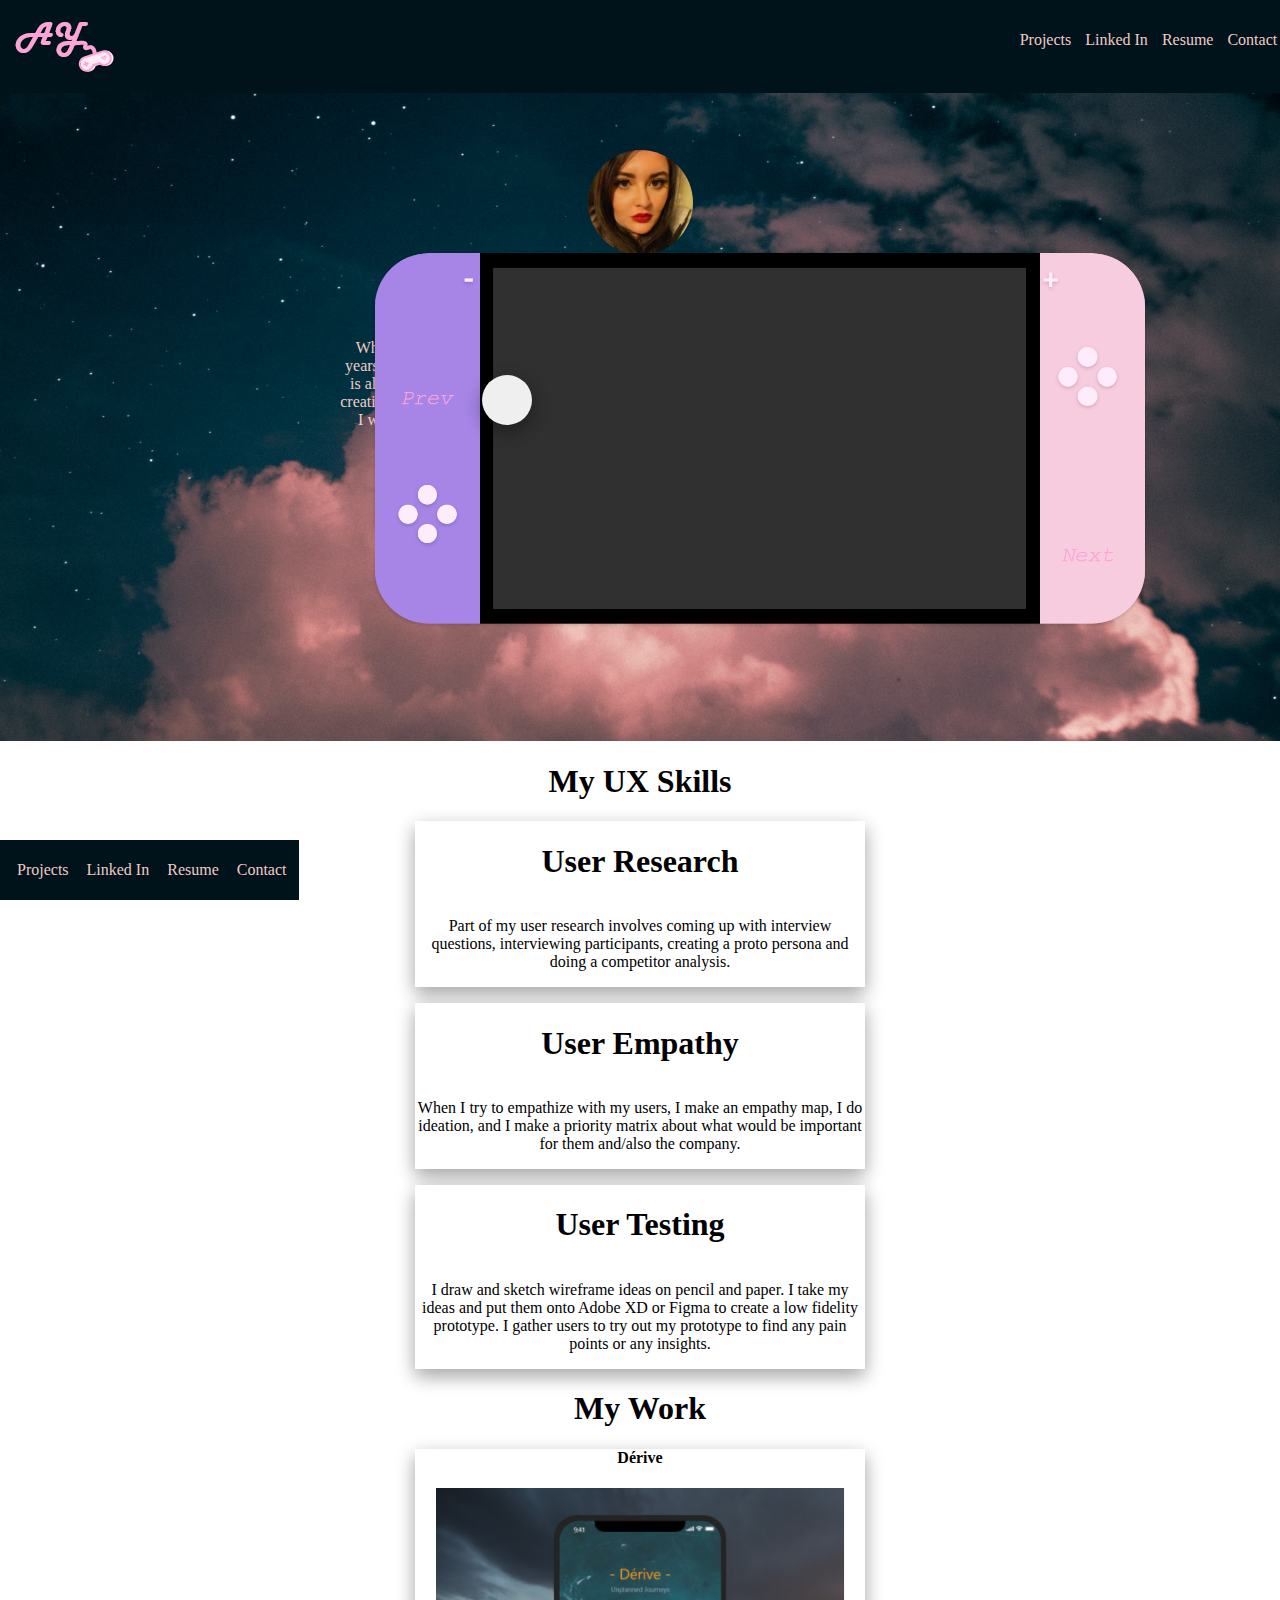
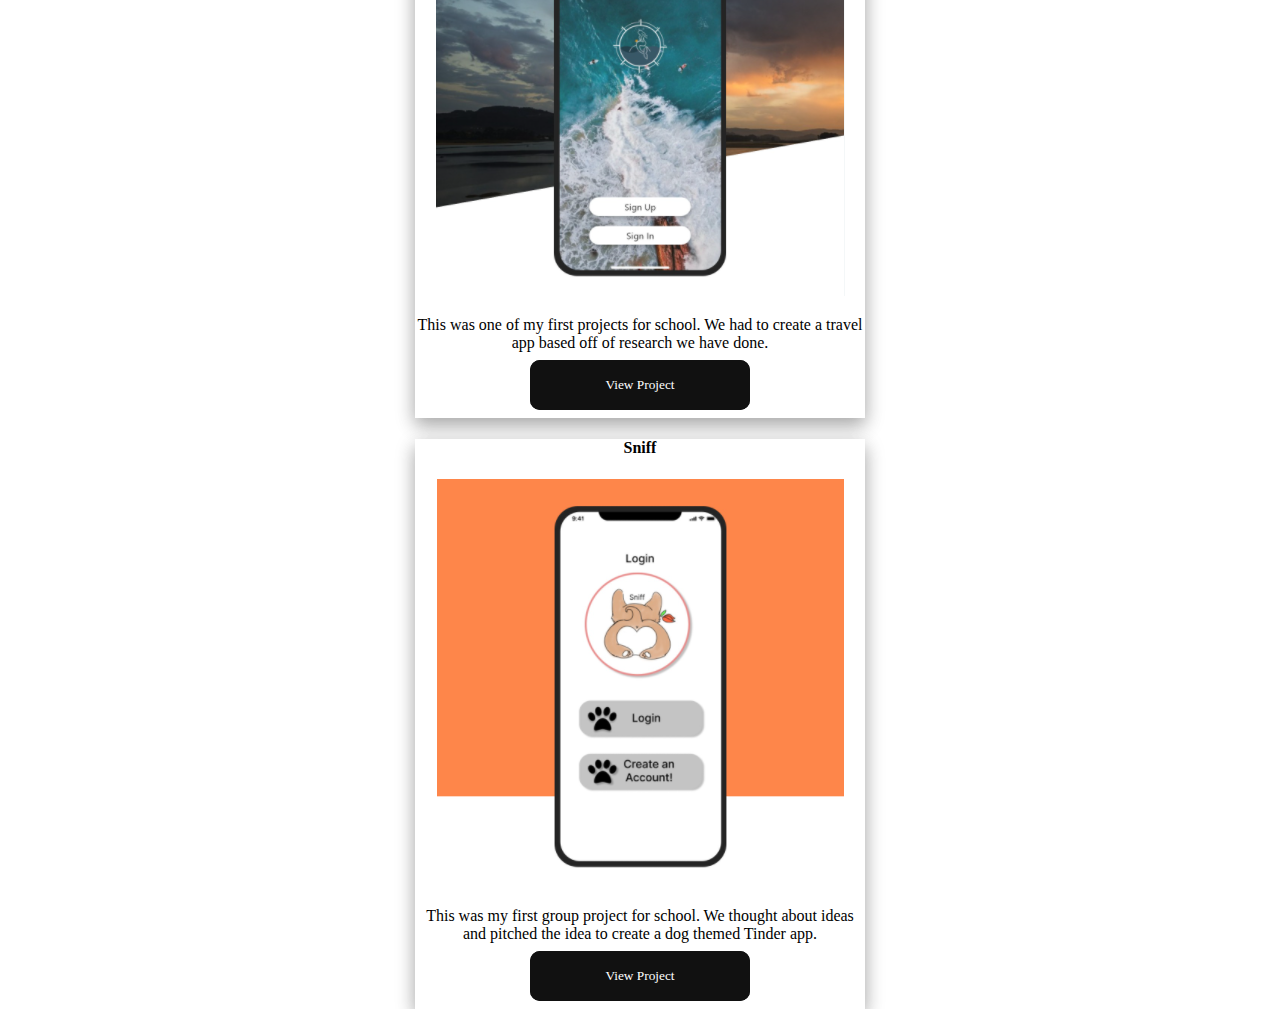
<file: index.html>
<!DOCTYPE html>
<html>
  <script src="index.js"></script>
  <head>
    <title>Homework 17 Solved</title>
    <link href="css/style.css" type="text/css" rel="stylesheet">
  </head>
  <body>
    <header>
      <img src="images/logoalexis.png" class=topheader>
      <ul>
        <li>Projects</li>
        <li>Linked In</li>
        <li>Resume</li>
        <li>Contact</li>
      </ul>
    </header>
    <section class="heroImg" src="images/pinkclouds.jpg">
      <div class="content">
        <img class="Alexis" src="images/Image_1.png">
        <h1>Alexis Youngbar</h1>
        <p>When I was little I always wanted to be an artist, I started 
          drawing and painting around 6 years old! Little did I know I 
          would eventually end up in Ux Ui design. While yes it is art, 
          it is also a lot of research which I find interesting. I love 
          being able to take my research from creating interview plans, 
          interviewing users, affinity diagrams, proto personas, ideation 
          I like, I wish, I want), and making priority matrixes, to come 
          up with ideas on how my designs would best suit my users. 
          </p>
          <h4>Where the magic happens...</h4>
          <p>Adobe XD, Figma, Miro, Pencil and Paper, Google Drive, Html, Css, JS</p>
        <button class="resume_button">Download Resume</button>
        
      </div>
      <div style="position:absolute;left:240px; top: 250px;"> <img class="switch" src="images/switch.png"></div>
      <button style="position:absolute;left:482px; top: 375px;" class="prev"></button>
      <button style="position:absolute;left:1402px; top: 600px;" class="next"></button>
    </section>
    <footer>
      <ul>
        <li>Projects</li>
        <li>Linked In</li>
        <li>Resume</li>
        <li>Contact</li>
      </ul>
    </footer>

     <!--  My UX Skills section coded using CSS flex -->
<section class="flexcontainer">
  <h1>My UX Skills</h1>
    <div class="flexcontainer1">
  <h1 class=>User Research</h1>
  <p class=>Part of my user research involves coming up with interview questions, interviewing participants, 
    creating a proto persona and doing a competitor analysis. </p>
  </div>
  </div>
  <div class="flexcontainer1">
    <h1>User Empathy</h1>
    <p>When I try to empathize with my users, I make an empathy map, I do ideation, and I make a priority 
      matrix about what would be important for them and/also the company.
    </p>
  </div>
  <div class="flexcontainer1">
    <h1>User Testing</h1>
    <p>I draw and sketch wireframe ideas on pencil and paper. I take my ideas and put them 
      onto Adobe XD or Figma to create a low fidelity prototype. I gather users to try out my prototype 
      to find any pain points or any insights.
    </p>
  </div>
  </section>
<section class="workgrid">
  <h1>My Work</h1>
  <div class="workgridproject">
    <h4>Dérive</h4>
    <img src="images/derive1.png" class="picture">
    <p>This was one of my first projects for school. We had to create a travel app based off of research we have done.</p>
    <button class="projectbutton"> View Project</button>
  </div>
  <div class="workgridproject">
    <h4>Sniff</h4>
    <img src="images/sniff1.png" class="picture">
    <p>This was my first group project for school. We thought about ideas and pitched the idea to create a dog themed Tinder app.
    </p>
    <button class="projectbutton"> View Project</button>
  </div>

</section>




  </body>
</html>
</file>
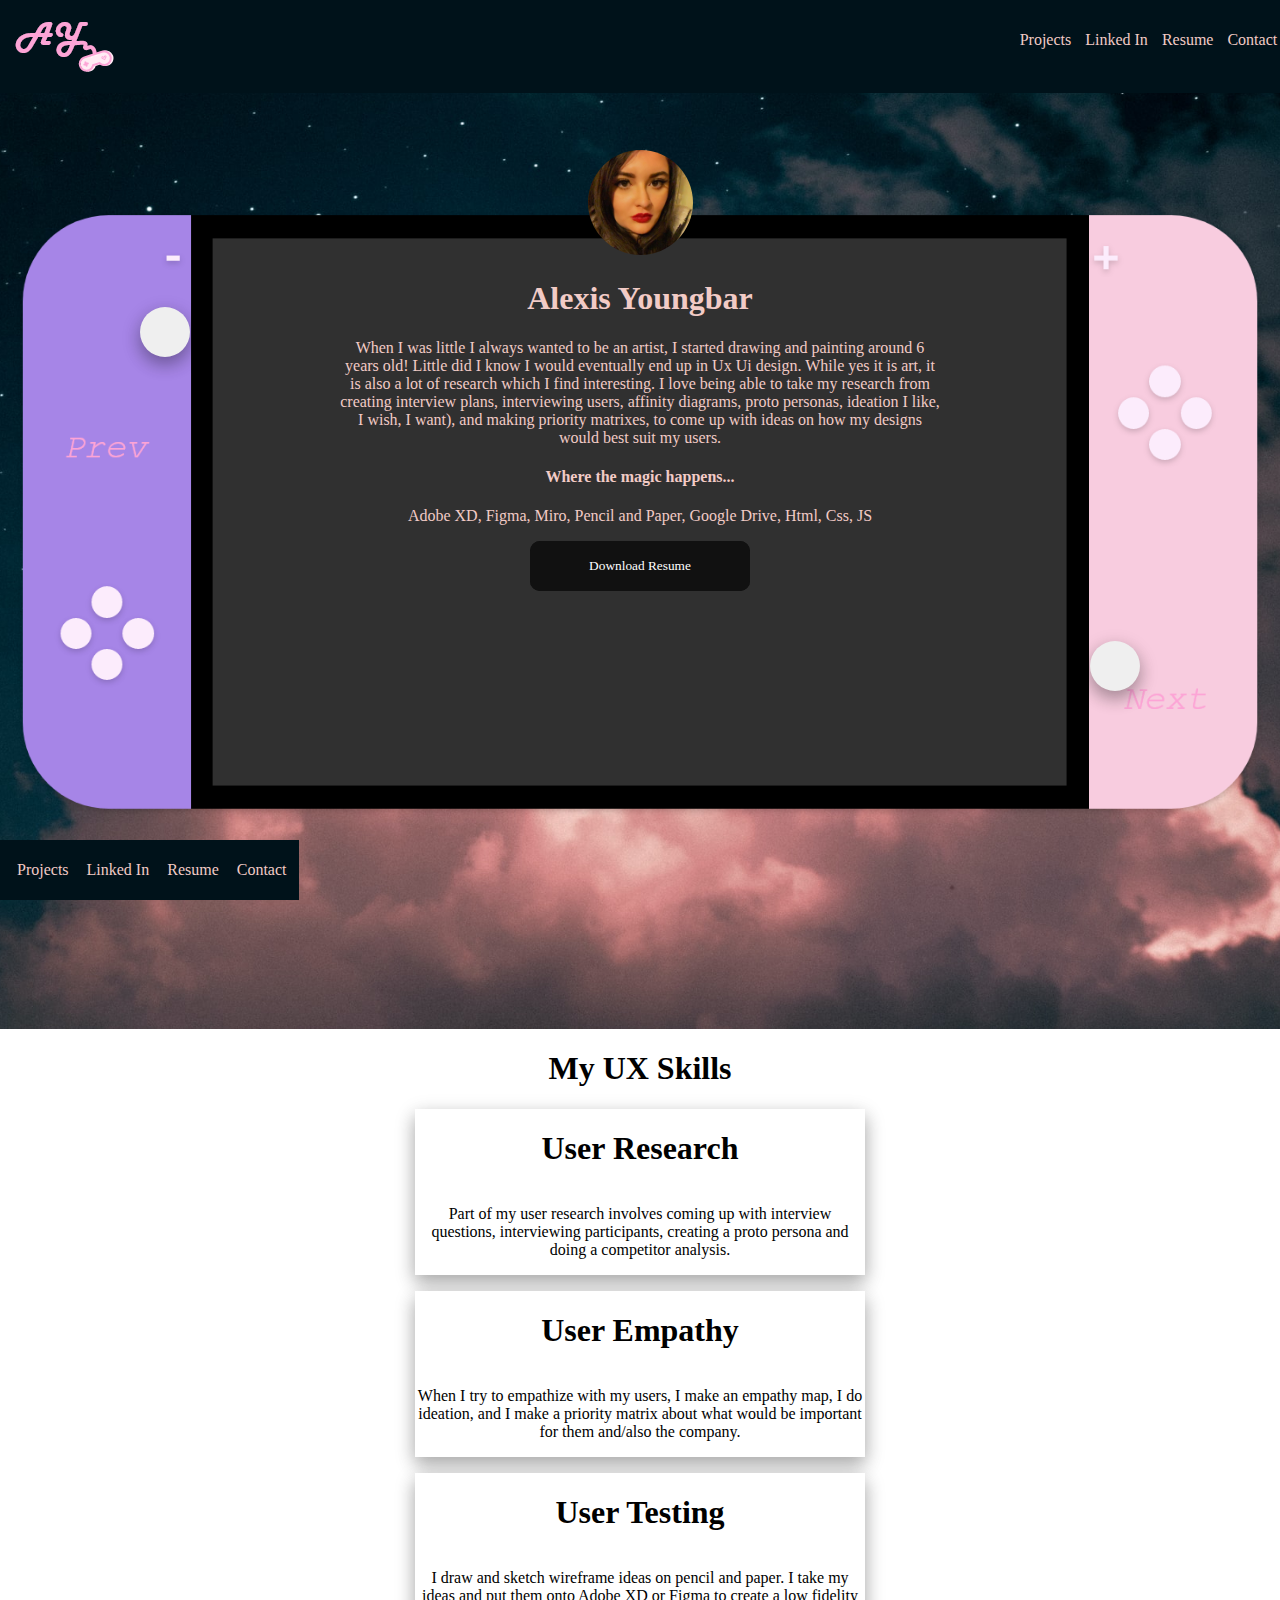
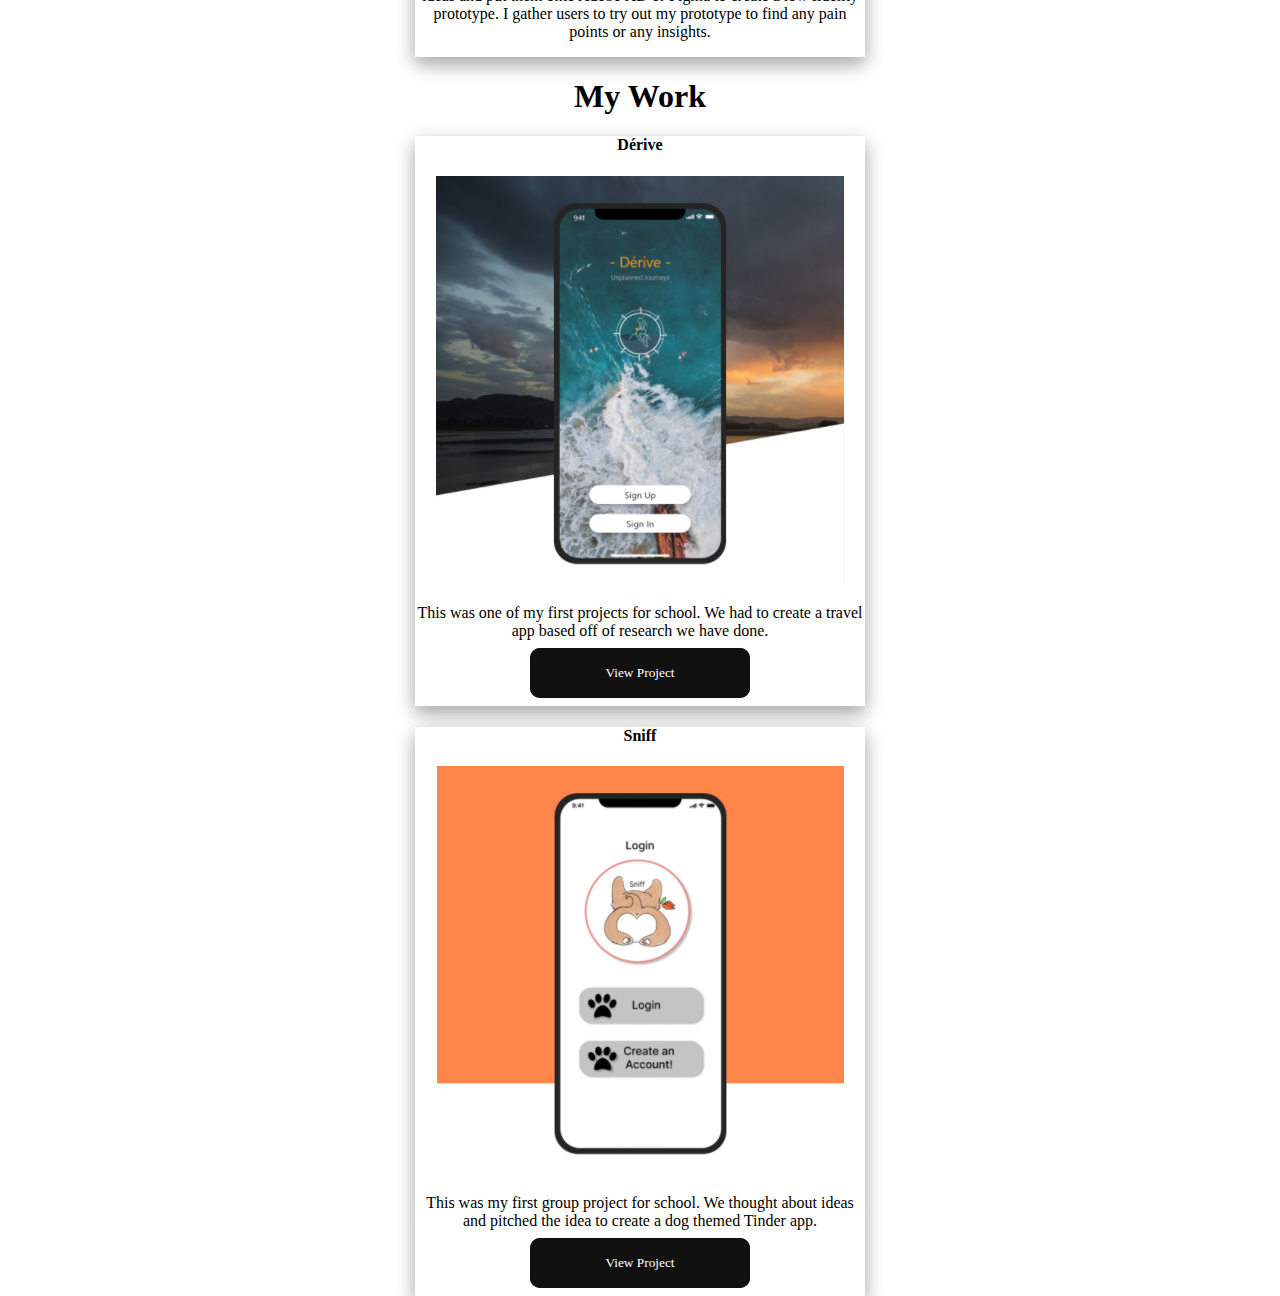
<file: index2.html>
<!DOCTYPE html>
<html>
  <script src="index.js"></script>
  <head>
    <meta name="viewport" content="width=device-width, initial-scale=1, shrink-to-fit=no">
    <title>Homework 17 Solved</title>
    <link href="css/style.css" type="text/css" rel="stylesheet">
<!-- Global site tag (gtag.js) - Google Analytics -->
<script async src="https://www.googletagmanager.com/gtag/js?id=G-B3NDEE8MKT"></script>
<script>
  window.dataLayer = window.dataLayer || [];
  function gtag(){dataLayer.push(arguments);}
  gtag('js', new Date());

  gtag('config', 'G-B3NDEE8MKT');
  
</script>
</script>
  </head>
  <body>
    <header>
      <img src="images/logoalexis.png" class=topheader>
      <ul>
        <li>Projects</li>
        <li>Linked In</li>
        <li>Resume</li>
        <li>Contact</li>
      </ul>
    </header>
    <section class="heroImg" src="images/pinkclouds.jpg">
      <div class="nintendo">
        <div class="content">
          <img class="Alexis" src="images/Image_1.png">
          <h1>Alexis Youngbar</h1>
          <p>When I was little I always wanted to be an artist, I started 
            drawing and painting around 6 years old! Little did I know I 
            would eventually end up in Ux Ui design. While yes it is art, 
            it is also a lot of research which I find interesting. I love 
            being able to take my research from creating interview plans, 
            interviewing users, affinity diagrams, proto personas, ideation 
            I like, I wish, I want), and making priority matrixes, to come 
            up with ideas on how my designs would best suit my users. 
            </p>
            <h4>Where the magic happens...</h4>
            <p>Adobe XD, Figma, Miro, Pencil and Paper, Google Drive, Html, Css, JS</p>
          <button class="resume_button">Download Resume</button>
          </div>
          <button class="prev"></button>
          <button  class="next"></button>
      
      
      
      
  
      </div> 

        
     
    </section>
    <footer>
      <ul>
        <li>Projects</li>
        <li>Linked In</li>
        <li>Resume</li>
        <li>Contact</li>
      </ul>
    </footer>

     <!--  My UX Skills section coded using CSS flex -->
<section class="flexcontainer">
  <h1>My UX Skills</h1>
    <div class="flexcontainer1">
  <h1 class=>User Research</h1>
  <p class=>Part of my user research involves coming up with interview questions, interviewing participants, 
    creating a proto persona and doing a competitor analysis. </p>
  </div>
  </div>
  <div class="flexcontainer1">
    <h1>User Empathy</h1>
    <p>When I try to empathize with my users, I make an empathy map, I do ideation, and I make a priority 
      matrix about what would be important for them and/also the company.
    </p>
  </div>
  <div class="flexcontainer1">
    <h1>User Testing</h1>
    <p>I draw and sketch wireframe ideas on pencil and paper. I take my ideas and put them 
      onto Adobe XD or Figma to create a low fidelity prototype. I gather users to try out my prototype 
      to find any pain points or any insights.
    </p>
  </div>
  </section>
<section class="workgrid">
  <h1>My Work</h1>
  <div class="workgridproject">
    <h4>Dérive</h4>
    <img src="images/derive1.png" class="picture">
    <p>This was one of my first projects for school. We had to create a travel app based off of research we have done.</p>
    <button class="projectbutton"> View Project</button>
  </div>
  <div class="workgridproject">
    <h4>Sniff</h4>
    <img src="images/sniff1.png" class="picture">
    <p>This was my first group project for school. We thought about ideas and pitched the idea to create a dog themed Tinder app.
    </p>
    <button class="projectbutton"> View Project</button>
  </div>

</section>




  </body>
</html>
</file>
<file: css/style.css>
body {
  margin: 0;
}
header {
  background-color: #00121A;
  padding: 15px;
  position: fixed;
  width: 99%;
  z-index: 20000;
  
}
header ul {
  float: right;
  color: white;
  
}
header li {
  display: inline-block;
  padding: 0px 5px;
  color: #F2CBC6;
  font-family: century gothic;
  cursor: pointer;

}
header p {
  display: inline-block;
}
.heroImg {
  padding: 100px 15px;
  background-image: url(../images/stars.jpg); 
  background-size: cover; 
  background-attachment: fixed; 
  background-position: center; 
  background-repeat: repeat;
  background-attachment: scroll;
}

.content {
  max-width: 600px;
  padding: 50px;
  text-align: center;
  z-index: 1000;
  top: 80px;
  color: #F2CBC6;
  font-family: 'Century Gothic';
  margin-left: auto;  
  margin-right: auto;
}




footer {
  background-color: #00121A;
  padding: 5px;
  position:fixed;
  bottom:0px;
  
}
footer ul {
  list-style: none;
  padding-left: 5px;
  
}
footer li {
  display: inline-block;
  padding: 0px 7px;
  color:#F2CBC6;
  font-family: century gothic;
  cursor: pointer;
  
  
}
/*nintendo switch*/

.switch{
  display: block;
  margin-left: auto;
  margin-right: auto;
  width: 75%;
  z-index: -100;
}
.nintendo {
background-image: url("../images/switch.png");
background-size: contain;
background-repeat: no-repeat;
width: 100%;
min-height: 829px;
margin: 0 auto;
background-position: center;
position: relative;
}


/*picture of self*/
.Alexis {
  border-radius: 100%;
}

/*switch buttons*/
.prev {
  height: 50px;
  width: 50px;
  border-radius: 50%;
  color: #FCECFC;
  border: none;
  cursor: pointer;
  box-shadow: 0 8px 16px 0 rgba(0,0,0,0.2), 0 6px 20px 0 rgba(0,0,0,0.19);
  position: absolute;
  left: 10%;
  top: 25%;
}
.prev:hover {background-color:#FCECFC}

.prev:active {
  background-color: #FCECFC;
  box-shadow: 0 8px 16px 0 rgba(0,0,0,0.2), 0 6px 20px 0 rgba(0,0,0,0.19);
  transform: translateY(4px);
}

.next {
  height: 50px;
  width: 50px;
  border-radius: 50%;
  color: #FCECFC;
  border: none;
  cursor: pointer;
  box-shadow: 0 8px 16px 0 rgba(0,0,0,0.2), 0 6px 20px 0 rgba(0,0,0,0.19);
  position: absolute;
  right: 10%;
  bottom: 10%x;
}
.next:hover {background-color:#FCECFC}

.next:active {
  background-color: #FCECFC;
  box-shadow: 0 8px 16px 0 rgba(0,0,0,0.2), 0 6px 20px 0 rgba(0,0,0,0.19);
  transform: translateY(4px);
}




/*rainbow button*/

.resume_button {
  width: 220px;
  height: 50px;
  border: none;
  outline: none;
  color: #fff;
  background: #111;
  cursor: pointer;
  position: relative;
  z-index: 0;
  border-radius: 10px;
  font-family:"century gothic";
}

.resume_button:before {
  content: '';
  background: linear-gradient(45deg, #ff0000, #ff7300, #fffb00, #48ff00, #00ffd5, #002bff, #7a00ff, #ff00c8, #ff0000);
  position: absolute;
  top: -2px;
  left:-2px;
  background-size: 400%;
  z-index: -1;
  filter: blur(5px);
  width: calc(100% + 4px);
  height: calc(100% + 4px);
  animation: glowing 20s linear infinite;
  opacity: 0;
  transition: opacity .3s ease-in-out;
  border-radius: 10px;
}

.resume_button:active {
  color: #000
}

.resume_button:active:after {
  background: whitesmoke;
}

.resume_button:hover:before {
  opacity: 1;
}

.resume_button:after {
  z-index: -1;
  content: '';
  position: absolute;
  width: 100%;
  height: 100%;
  background: #111;
  left: 0;
  top: 0;
  border-radius: 10px;
}

@keyframes glowing {
  0% { background-position: 0 0; }
  50% { background-position: 400% 0; }
  100% { background-position: 0 0; }
}
/* end of rainbow download resume button*/

/*flexbox section*/

.flexcontainer {
text-align: center;
font-family: century gothic;
}
.flexcontainer1 {
  display: flex;
  flex-direction: column;
  text-align: center;
  width: 90%;
  max-width: 450px;
  margin: 1em auto;
  background-color: white;
  box-shadow: 0 8px 16px 0 rgba(0,0,0,0.2), 0 6px 20px 0 rgba(0,0,0,0.19);
  font-family: century gothic;
}

.workgrid {
text-align: center;
font-family: century gothic;
}

.workgridproject {
  display: row;
  grid-gap: 10px;
  max-width: 450px;
  background-color: white;
  box-shadow: 0 8px 16px 0 rgba(0,0,0,0.2), 0 6px 20px 0 rgba(0,0,0,0.19);
  margin-left: auto;  
  margin-right: auto;  
  font-family: century gothic;
}

.picture {
  margin-left: auto;  
  margin-right: auto;  
}

/*view my project button*/

.projectbutton {
    width: 220px;
    height: 50px;
    border: none;
    outline: none;
    color: #fff;
    background: #111;
    cursor: pointer;
    position: relative;
    z-index: 0;
    border-radius: 10px;
    font-family:"century gothic";
    margin-left: auto;  
    margin-right: auto; 
    bottom:8px;
   
  }
  
  .projectbutton:before {
    content: '';
    background: linear-gradient(45deg, #ff0000, #ff7300, #fffb00, #48ff00, #00ffd5, #002bff, #7a00ff, #ff00c8, #ff0000);
    position: absolute;
    top: -2px;
    left:-2px;
    background-size: 400%;
    z-index: -1;
    filter: blur(5px);
    width: calc(100% + 4px);
    height: calc(100% + 4px);
    animation: glowing 20s linear infinite;
    opacity: 0;
    transition: opacity .3s ease-in-out;
    border-radius: 10px;
  }
  
  .projectbutton:active {
    color: #000
  }
  
  .projectbutton:active:after {
    background: whitesmoke;
  }
  
  .projectbutton:hover:before {
    opacity: 1;
  }
  
  .projectbutton:after {
    z-index: -1;
    content: '';
    position: absolute;
    width: 100%;
    height: 100%;
    background: #111;
    left: 0;
    top: 0;
    border-radius: 10px;
  }
  
  @keyframes glowing {
    0% { background-position: 0 0; }
    50% { background-position: 400% 0; }
    100% { background-position: 0 0; }
}

/*responsive resize*/

@media screen and (max-width: 480px) {
  .nintendo {
    background-image: url("../images/gameboy.png");
    background-repeat: no-repeat;
    background-size: contain ;
  }
  .prev {
    display: none;
  }
  .next {
    display: none;
  }
}
</file>
